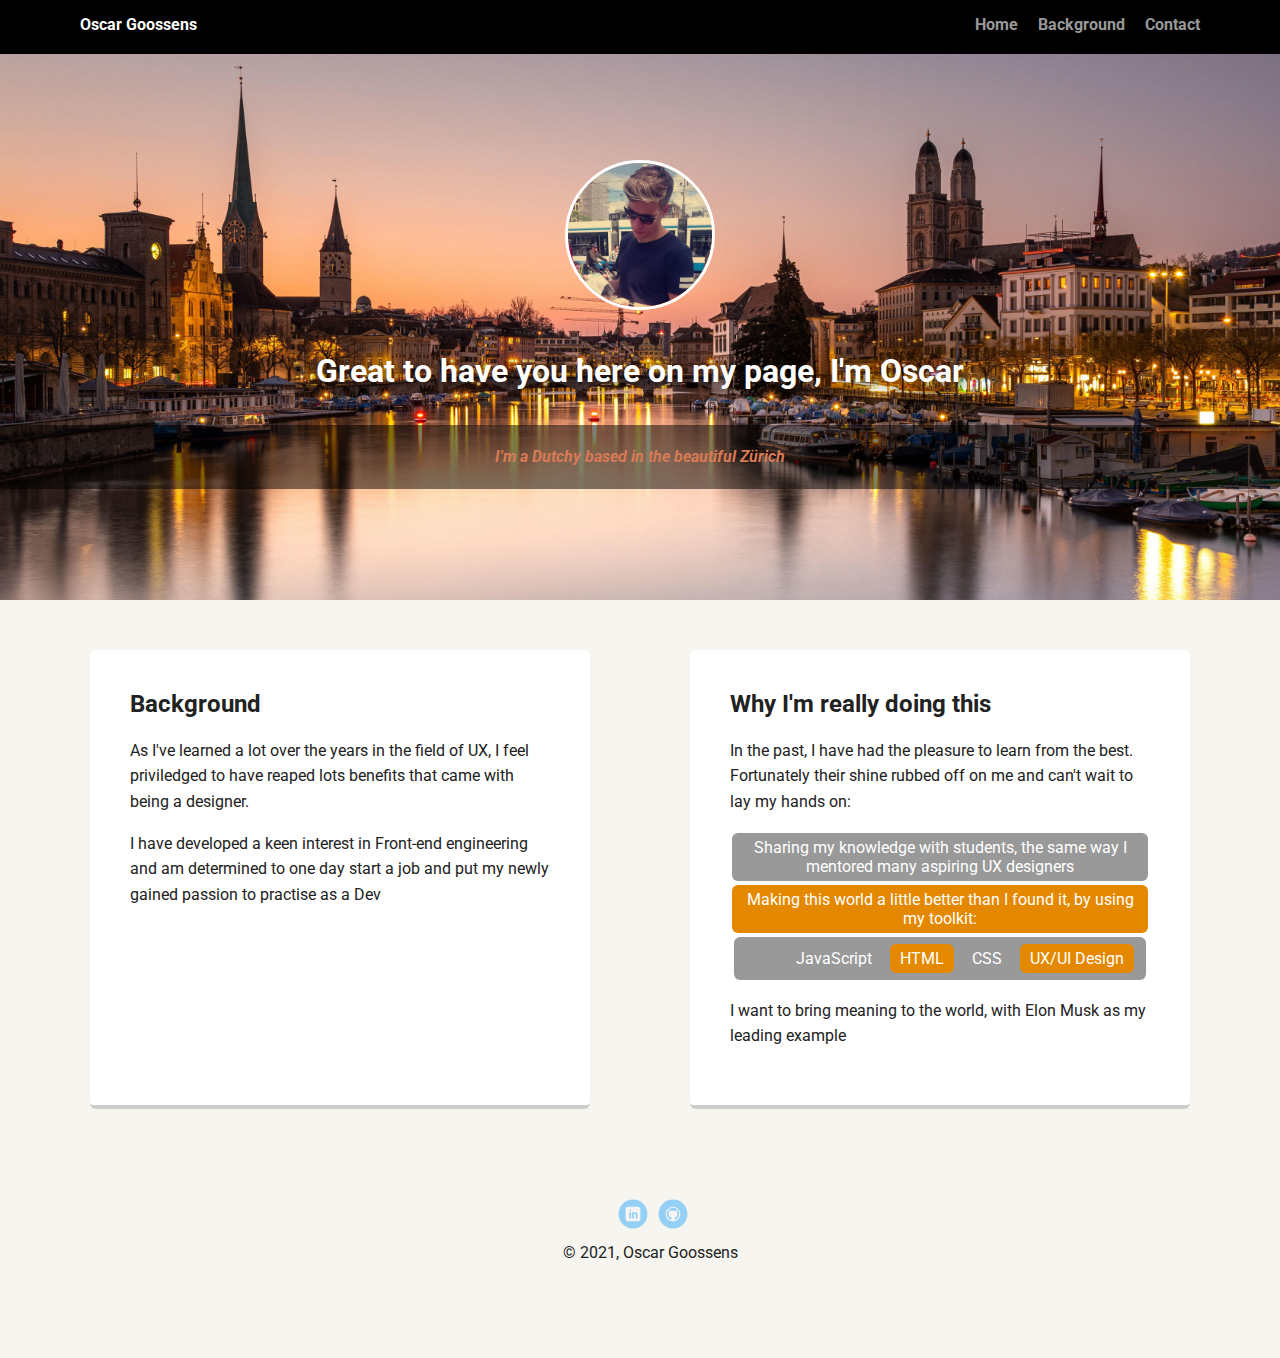
<file: Project 1 - Profile update/index.html>
<!doctype html>
<html lang="en">
<head>
  <meta charset="utf-8">
  <title>Oscar's Profile</title>
  <meta name="viewport" content="width=device-width, initial-scale=1.0">
  <link rel="stylesheet" href="styles.css">
  <link href="https://fonts.googleapis.com/css?family=Muli%7CRoboto:400,300,500,700,900" rel="stylesheet"></head>
  <body>

    <nav>
      <ul class="nav">
        <li class="name">Oscar Goossens</li>
        <li><a href="index.html">Home</a></li>
        <li><a href="background.html">Background</a></li>
        <li><a href="contact.html">Contact</a></li>
      </ul>
    </nav>

    <header>
      <img src="images/profile-image.jpg" alt="Oscar on Damsquare" title="Me being me" class="profile-image">
      <h1 class="tag name">Great to have you here on my page, I'm Oscar</h1>
      <p class="tag location">I'm a Dutchy based in the beautiful Zürich</p>
    </header>

    <main class="flex">
      <article>
        <h2>Background</h2>
        <p>As I've learned a lot over the years in the field of UX, I feel priviledged to have reaped lots benefits that came with being a designer.</p>
        <p>I have developed a keen interest in Front-end engineering and am determined to one day start a job and put my newly gained passion to practise as a Dev</p>
      </article>

      <article>
        <h2>Why I'm really doing this</h2>
        <p>In the past, I have had the pleasure to learn from the best. Fortunately their shine rubbed off on me and can't wait to lay my hands on:</p>
        <ul class="skills">
          <li>Sharing my knowledge with students, the same way I mentored many aspiring UX designers</li>
          <li>Making this world a little better than I found it, by using my toolkit:</li>
          <li>
            <ul>
              <li>JavaScript</li>
              <li>HTML</li>
              <li>CSS</li>
              <li>UX/UI Design</li>
            </ul>
          </li>
        </ul>
        <p>I want to bring meaning to the world, with Elon Musk as my leading example</p>
      </article>

    </main>
    <footer>
      <ul>
        <li><a href="https://www.linkedin.com/in/oscargoossens/" class="social linkedin">LinkedIn</a></li>
        <li><a href="https://github.com/oscargoossens" class="social github">Github</a></li>
      </ul>
      <p class="copyright">&copy; 2021, Oscar Goossens</p>
    </footer>
  </body>
  </html>
</file>
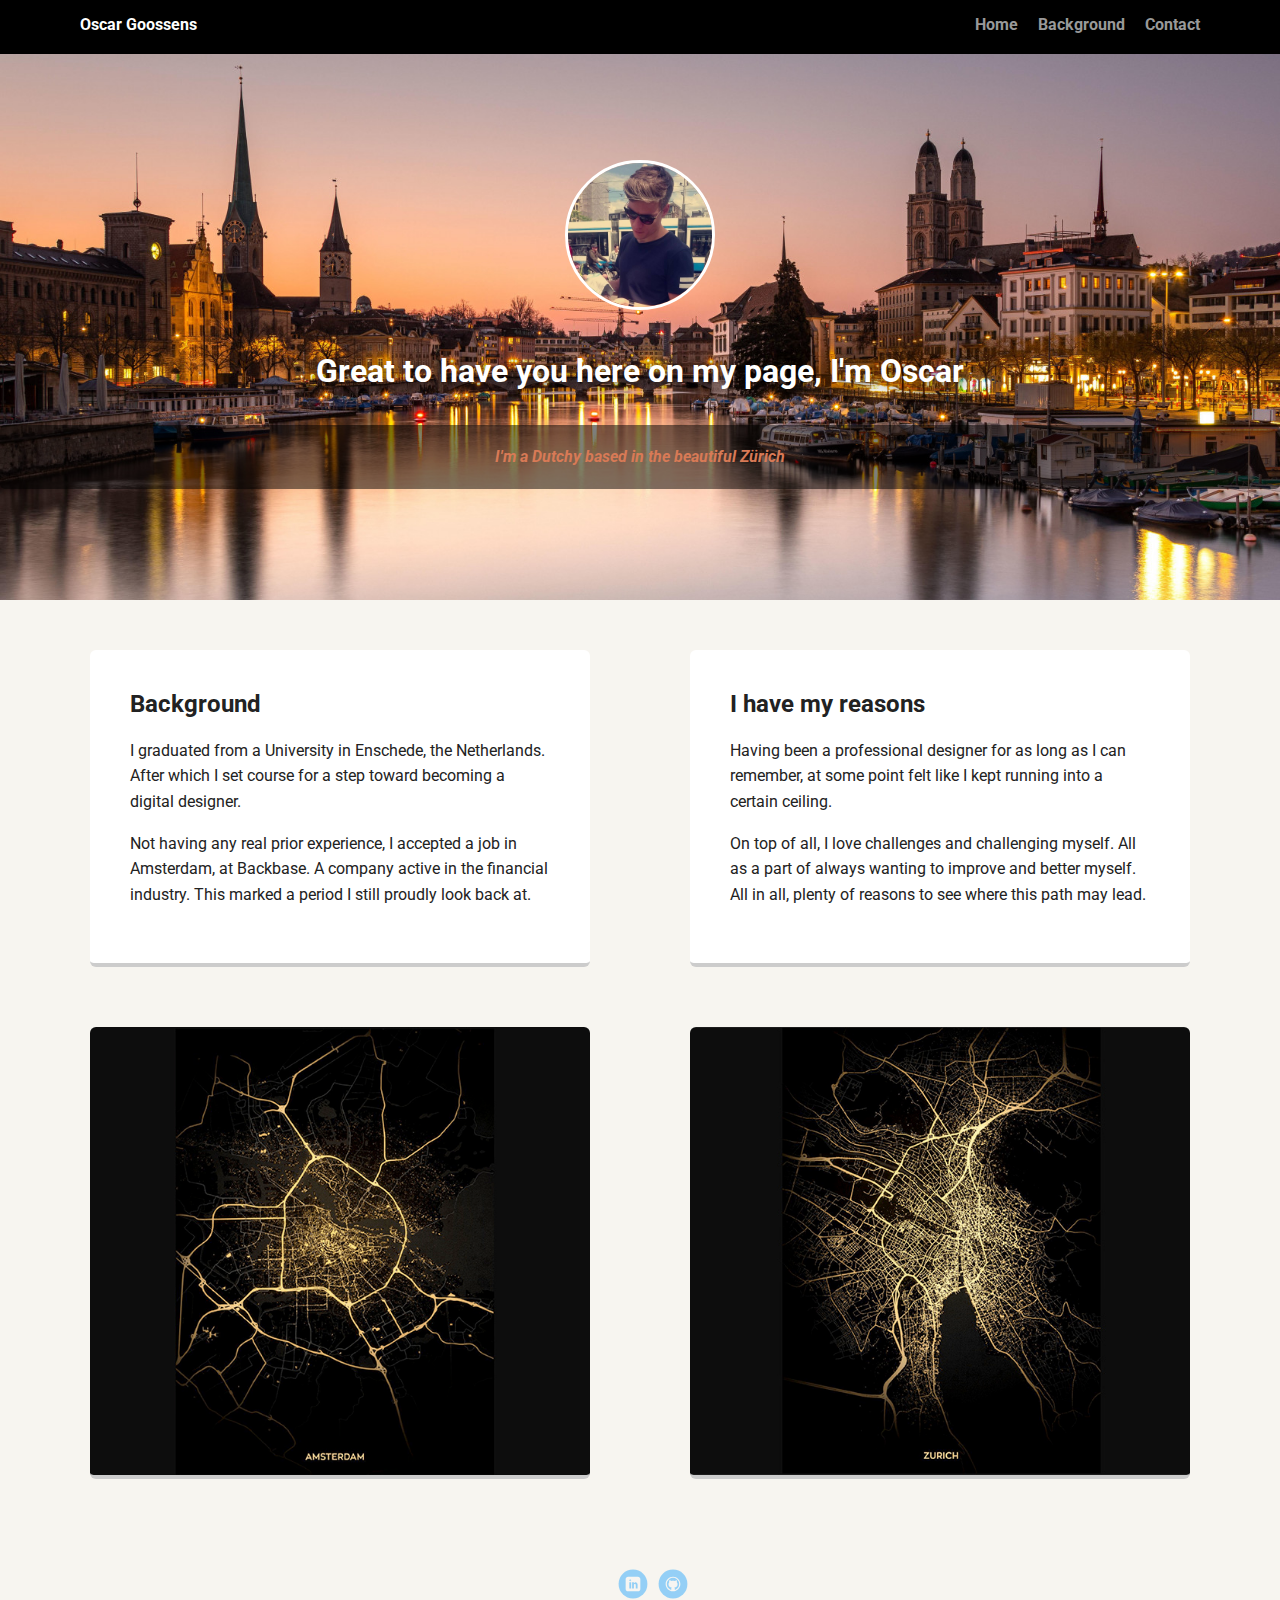
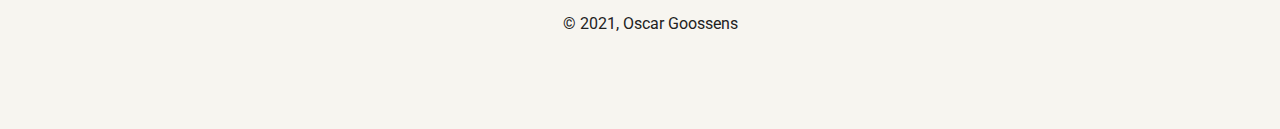
<file: Project 1 - Profile update/background.html>
<!doctype html>
<html lang="en">
<head>
  <meta charset="utf-8">
  <title>Oscar's Profile</title>
  <meta name="viewport" content="width=device-width, initial-scale=1.0">
  <link rel="stylesheet" href="styles.css">
  <link href="https://fonts.googleapis.com/css?family=Muli%7CRoboto:400,300,500,700,900" rel="stylesheet"></head>
  <body>

    <nav>
      <ul class="nav">
        <li class="name">Oscar Goossens</li>
        <li><a href="index.html">Home</a></li>
        <li><a href="background.html">Background</a></li>
        <li><a href="contact.html">Contact</a></li>
      </ul>
    </nav>

    <header>
      <img src="images/profile-image.jpg" alt="Oscar on Damsquare" title="Me being me" class="profile-image">
      <h1 class="tag name">Great to have you here on my page, I'm Oscar</h1>
      <p class="tag location">I'm a Dutchy based in the beautiful Zürich</p>
    </header>

    <main>
      <section class="flex">
        <article>
          <h2>Background</h2>
          <p>I graduated from a University in Enschede, the Netherlands. After which I set course for a step toward becoming a digital designer.</p>
          <p>Not having any real prior experience, I accepted a job in Amsterdam, at Backbase. A company active in the financial industry. This marked a period I still proudly look back at.</p>
        </article>

        <article>
          <h2>I have my reasons</h2>
          <p>Having been a professional designer for as long as I can remember, at some point felt like I kept running into a certain ceiling.</p>
          <p>On top of all, I love challenges and challenging myself. All as a part of always wanting to improve and better myself. All in all, plenty of reasons to see where this path may lead.</p>
        </article>
      </section>

      <section class="flex">
        <article class="bg-image">
        </article>

        <article class="bg-image" id="bg-image1">
        </article>
      </section>

    </main>
    <footer>
      <ul>
        <li><a href="https://www.linkedin.com/in/oscargoossens/" class="social linkedin">LinkedIn</a></li>
        <li><a href="https://github.com/oscargoossens" class="social github">Github</a></li>
      </ul>
      <p class="copyright">&copy; 2021, Oscar Goossens</p>
    </footer>
  </body>
  </html>
</file>
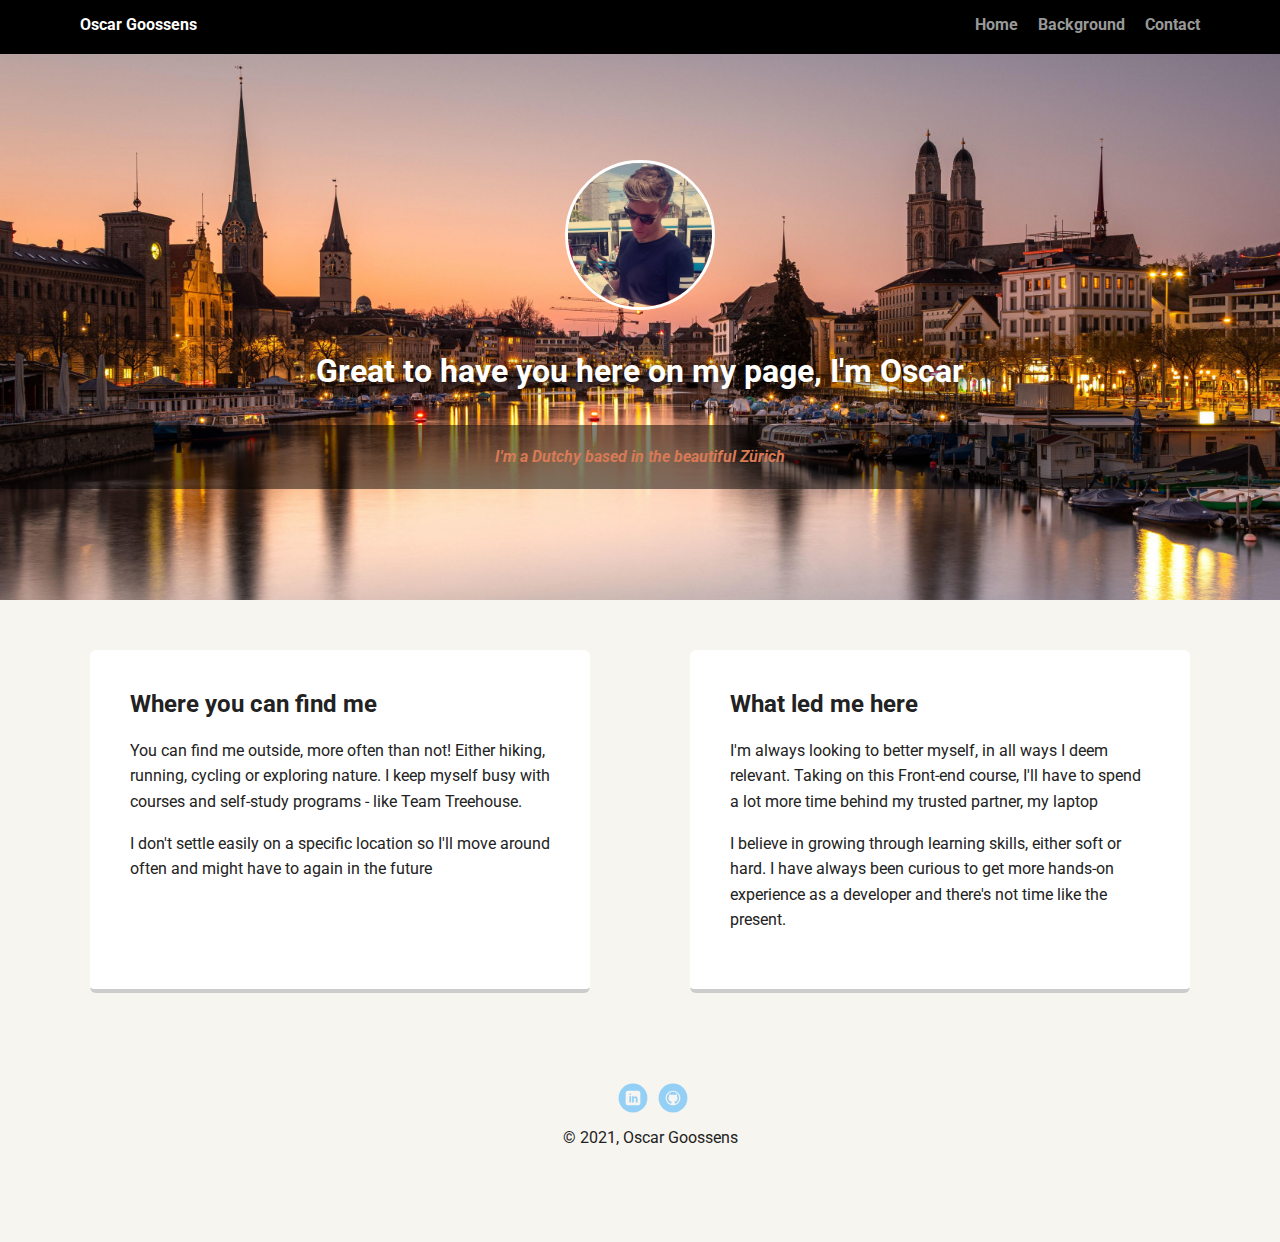
<file: Project 1 - Profile update/contact.html>
<!doctype html>
<html lang="en">
<head>
  <meta charset="utf-8">
  <title>Oscar's Profile</title>
  <meta name="viewport" content="width=device-width, initial-scale=1.0">
  <link rel="stylesheet" href="styles.css">
  <link href="https://fonts.googleapis.com/css?family=Muli%7CRoboto:400,300,500,700,900" rel="stylesheet"></head>
  <body>

    <nav>
      <ul class="nav">
        <li class="name">Oscar Goossens</li>
        <li><a href="index.html">Home</a></li>
        <li><a href="background.html">Background</a></li>
        <li><a href="contact.html">Contact</a></li>
      </ul>
    </nav>

    <header>
      <img src="images/profile-image.jpg" alt="Oscar on Damsquare" title="Me being me" class="profile-image">
      <h1 class="tag name">Great to have you here on my page, I'm Oscar</h1>
      <p class="tag location">I'm a Dutchy based in the beautiful Zürich</p>
    </header>

    <main class="flex">
      <article id="contact-card">
        <h2>Where you can find me</h2>
        <p>You can find me outside, more often than not! Either hiking, running, cycling or exploring nature. I keep myself busy with courses and self-study programs - like Team Treehouse.</p>
        <p>I don't settle easily on a specific location so I'll move around often and might have to again in the future</p>
      </article>

      <article>
        <h2>What led me here</h2>
        <p>I'm always looking to better myself, in all ways I deem relevant. Taking on this Front-end course, I'll have to spend a lot more time behind my trusted partner, my laptop</p>
        <p>I believe in growing through learning skills, either soft or hard. I have always been curious to get more hands-on experience as a developer and there's not time like the present.</p>
      </article>

    </main>
    <footer>
      <ul>
        <li><a href="https://www.linkedin.com/in/oscargoossens/" class="social linkedin">LinkedIn</a></li>
        <li><a href="https://github.com/oscargoossens" class="social github">Github</a></li>
      </ul>
      <p class="copyright">&copy; 2021, Oscar Goossens</p>
    </footer>
  </body>
  </html>
</file>
<file: Project 1 - Profile update/styles.css>
/* Global Layout Set-up */
* {
  box-sizing: border-box;
}

body {
  margin: 0;
  padding: 0;
  text-align: center;
  font-family: 'Roboto', sans-serif;
  color: #222;
  background: #f7f5f0;
}
/* Link Styles */

a {
  text-decoration: none;
  color: #999;
}
a:hover {
  color: #6633ff;
}

/* Section Styles */

nav {
  width: 100%;
  background: black;
  min-height: 30px;
  padding: 10px;
  position: fixed;
  text-align: center;
}
.nav {
  display: flex;
  justify-content: space-around;
  font-weight: 700;
  list-style-type: none;
  margin: 0 auto;
  padding: 0;
}

.nav .name {
    display: block;
    margin-right: auto;
    color: white;
}
.nav li {
  padding: 5px 10px 10px 10px;
}
.nav a {
  transition: all .5s;
}
.nav a:hover {
  color: white
}

header {
  text-align: center;
  background: url('images/zurich.jpg') no-repeat top center ;
  background-size: cover;
  overflow: hidden;
  padding-top: 60px;
  padding-bottom: 60px;
}
header {
  line-height: 1.5;
}
header .profile-image {
  margin-top: 100px;
  width: 150px;
  height: 150px;
  border-radius: 50%;
  border: 3px solid white;
  transition: all .3s;
}
header .profile-image:hover {
  transform: scale(1.2) rotate(5deg);
  border: 5px solid #7f7382;
}
.tag {
  color: white;
  padding: 10px 20px;
  border-radius: 5px;
  display: table;
  margin: 20px auto;
}
header h1{
  text-shadow: 2px 2px 16px #000000;
}
.location {
  background-color: rgba(0, 0, 0, 0.5);
  color: #d87a56;
  width: 100vw;
  padding: 20px 0;
  font-style: italic;
  font-weight: bold;
}
section{
  width: 100%;
}
article {
  margin: 30px;
  padding: 20px 40px 40px;
  max-width: 500px;
  text-align: left;
  background: #fff;
  border-bottom: 4px solid #ccc;
  border-radius: 6px;
  transition: all .5s;
}
article:hover {
  border-color: #ff4a05;
}
article.bg-image{
  background: url('images/amsterdam.jpg') no-repeat top center;
  background-size: cover;
  overflow: hidden;
  width: 100%;
  height: 452px;
}
#bg-image1{
  background: url('images/zurich-1.jpg') no-repeat top center;
  background-size: cover;
}
ul.skills {
  padding: 0;
  text-align: center;
}

.skills li {
  border-radius: 6px;
  display: inline-block;
  background: #e48800;
  color: white;
  padding: 5px 10px;
  margin: 2px;
}

.skills li:nth-child(odd) {
  background: #999;
}

footer {
  width: 100%;
  min-height: 30px;
  padding: 20px 0 40px 20px;
}

footer .copyright {
  top: -8px;
  font-size: .75em;
}

footer ul {
  list-style-type: none;
  margin: 0;
  padding: 0;
}

footer ul li {
  display: inline-block;
}

a.social {
  display: inline-block;
  text-indent: -9999px;
  margin-left: 5px;
  width: 30px;
  height: 30px;
  background-size: 30px 30px;
  opacity: .4;
  transition: all .5s;
}
a.twitter {
  background-image: url(images/twitter.svg);
}
a.linkedin {
  background-image: url(images/linkedin.svg);
}
a.github {
  background-image: url(images/github.svg);
}
a.social:hover {
  opacity: 1;
}
.clearfix {
  clear: both;
}

/* Styles for larger screens */
@media screen and (min-width: 720px) {

  .flex {
      display: -ms-flexbox;      /* TWEENER - IE 10 */
      display: flex;
      max-width: 1200px;
      -ms-flex-pack: distribute;
      justify-content: space-around;
      margin: 0 auto;
  }

  header {
    min-height: 600px;
  }

  .nav {
    max-width: 1200px;
    padding: 0 30px;
  }


  main {
    padding-top: 20px;
  }

  main p {
    line-height: 1.6em;
  }

  footer {
    font-size: 1.3em;
    max-width: 1200px;
    margin: 40px auto;
  }

}
</file>
